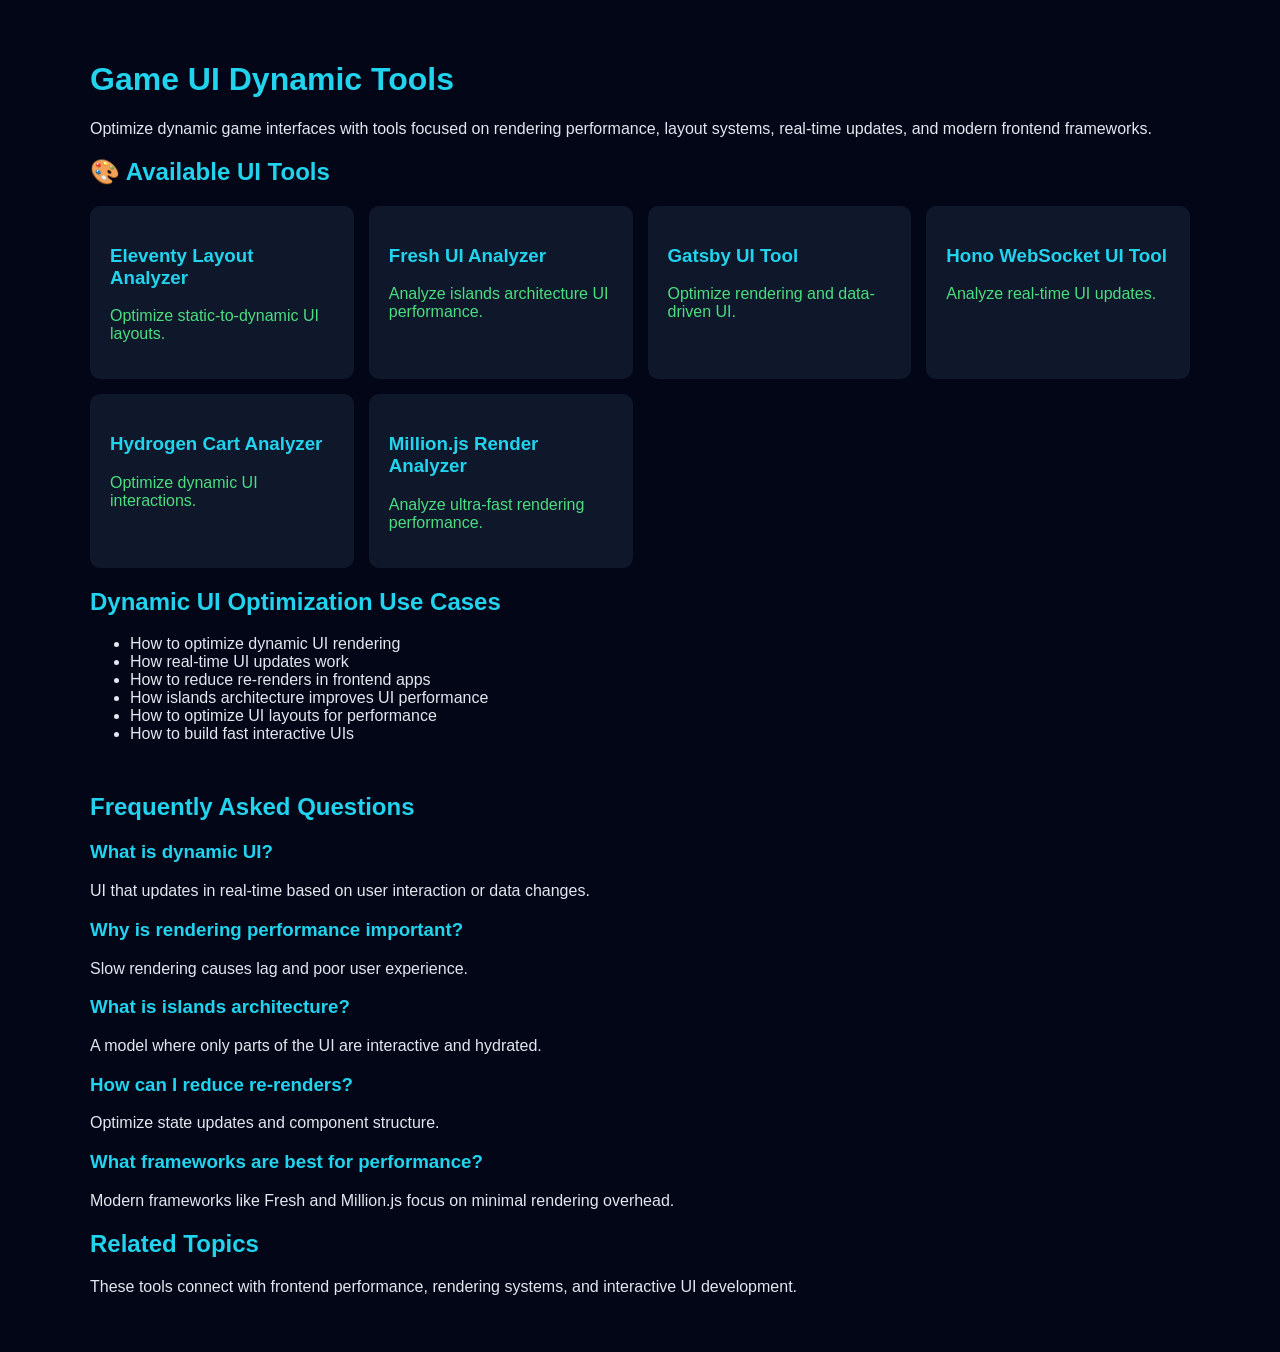
<file: index.html>
<!DOCTYPE html>
<html lang="en">
<head>
<meta charset="UTF-8">
<meta name="viewport" content="width=device-width, initial-scale=1.0">

<title>Game UI Dynamic Tools – Rendering, Layout & Real-Time UI Optimization</title>

<meta name="description" content="Free tools to analyze dynamic game UI systems including rendering performance, layouts, real-time updates, and modern frameworks like Fresh, Gatsby, Eleventy, and Million.js.">

<meta name="keywords" content="
game ui tools,
dynamic ui rendering tools,
millionjs performance tools,
gatsby ui performance,
fresh ui rendering,
eleventy layout tools,
real-time ui optimization,
frontend ui performance tools
">

<meta name="google-site-verification" content="PkLa_ViOo6FAHpvh8SacceMb95o9tePRdrqLNBz9X1M" />

<link rel="canonical" href="https://yourdomain.com/game-ui-dynamic-tools/">

<style>
body {
    font-family: Arial, sans-serif;
    background: #020617;
    color: #e2e8f0;
    margin: 0;
}

.container {
    max-width: 1100px;
    margin: auto;
    padding: 40px 20px;
}

h1, h2, h3 {
    color: #22d3ee;
}

a {
    color: #4ade80;
    text-decoration: none;
}

.tool-grid {
    display: grid;
    grid-template-columns: repeat(auto-fit, minmax(230px, 1fr));
    gap: 15px;
    margin-top: 20px;
}

.card {
    background: #0f172a;
    padding: 20px;
    border-radius: 10px;
    transition: 0.2s;
}

.card:hover {
    background: #1e293b;
}

.faq {
    margin-top: 50px;
}
</style>
</head>

<body>

<div class="container">

<h1>Game UI Dynamic Tools</h1>

<p>
Optimize dynamic game interfaces with tools focused on rendering performance,
layout systems, real-time updates, and modern frontend frameworks.
</p>

<h2>🎨 Available UI Tools</h2>

<div class="tool-grid">

<a href="./eleventy-layout/" class="card">
<h3>Eleventy Layout Analyzer</h3>
<p>Optimize static-to-dynamic UI layouts.</p>
</a>

<a href="./fresh-ui/" class="card">
<h3>Fresh UI Analyzer</h3>
<p>Analyze islands architecture UI performance.</p>
</a>

<a href="./gatsby-ui/" class="card">
<h3>Gatsby UI Tool</h3>
<p>Optimize rendering and data-driven UI.</p>
</a>

<a href="./hono-ws/" class="card">
<h3>Hono WebSocket UI Tool</h3>
<p>Analyze real-time UI updates.</p>
</a>

<a href="./hydrogen-cart/" class="card">
<h3>Hydrogen Cart Analyzer</h3>
<p>Optimize dynamic UI interactions.</p>
</a>

<a href="./millionjs-render/" class="card">
<h3>Million.js Render Analyzer</h3>
<p>Analyze ultra-fast rendering performance.</p>
</a>

</div>

<!-- LONG TAIL -->

<h2>Dynamic UI Optimization Use Cases</h2>

<ul>
<li>How to optimize dynamic UI rendering</li>
<li>How real-time UI updates work</li>
<li>How to reduce re-renders in frontend apps</li>
<li>How islands architecture improves UI performance</li>
<li>How to optimize UI layouts for performance</li>
<li>How to build fast interactive UIs</li>
</ul>

<!-- FAQ -->

<div class="faq">

<h2>Frequently Asked Questions</h2>

<h3>What is dynamic UI?</h3>
<p>
UI that updates in real-time based on user interaction or data changes.
</p>

<h3>Why is rendering performance important?</h3>
<p>
Slow rendering causes lag and poor user experience.
</p>

<h3>What is islands architecture?</h3>
<p>
A model where only parts of the UI are interactive and hydrated.
</p>

<h3>How can I reduce re-renders?</h3>
<p>
Optimize state updates and component structure.
</p>

<h3>What frameworks are best for performance?</h3>
<p>
Modern frameworks like Fresh and Million.js focus on minimal rendering overhead.
</p>

</div>

<!-- INTERNAL BOOST -->

<h2>Related Topics</h2>

<p>
These tools connect with frontend performance, rendering systems,
and interactive UI development.
</p>

</div>

</body>
</html>
</file>
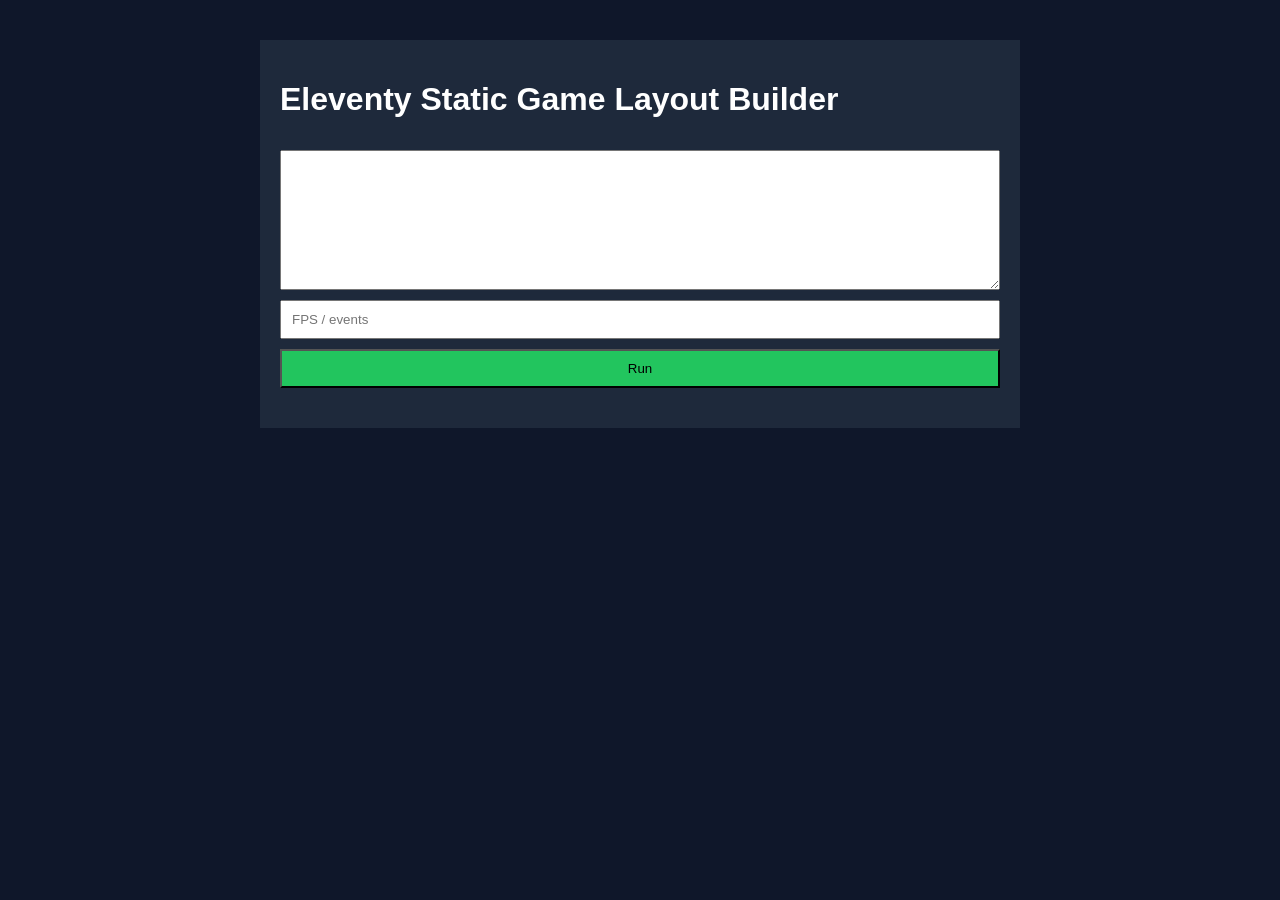
<file: eleventy-layout/index.html>
<html>
<head>
<meta charset='UTF-8'>
<title>Eleventy Static Game Layout Builder</title>
<meta name='viewport' content='width=device-width, initial-scale=1.0'>
<link rel='stylesheet' href='styles.css'>
</head>
<body>
<div class='container'>
<h1>Eleventy Static Game Layout Builder</h1>
<textarea id='input'></textarea>
<input id='fps' placeholder='FPS / events'>
<button onclick='run()'>Run</button>
<div id='res' class='result'></div>
</div>
<script src='script.js'></script>
</body>
</html>
</file>
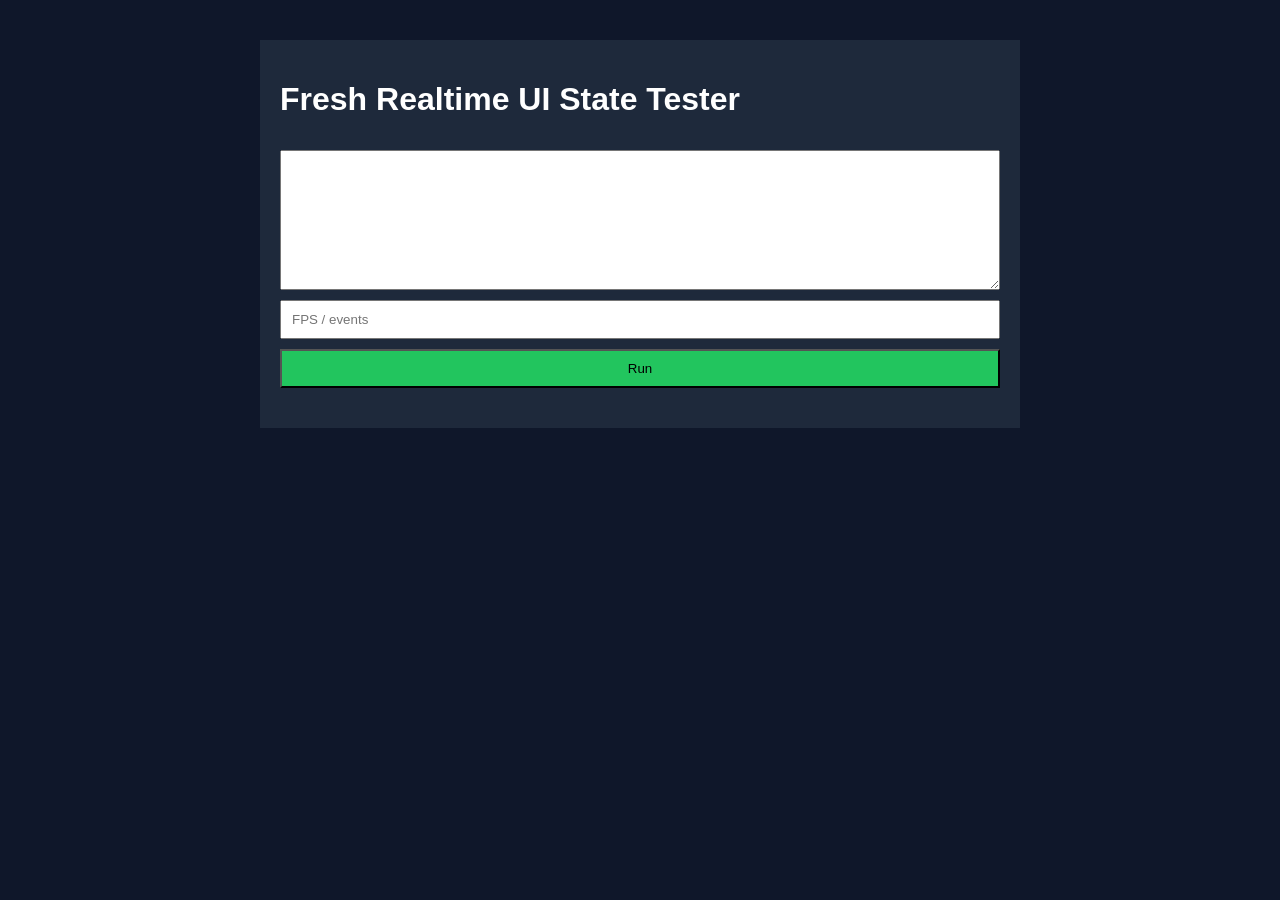
<file: fresh-ui/index.html>
<html>
<head>
<meta charset='UTF-8'>
<title>Fresh Realtime UI State Tester</title>
<meta name='viewport' content='width=device-width, initial-scale=1.0'>
<link rel='stylesheet' href='styles.css'>
</head>
<body>
<div class='container'>
<h1>Fresh Realtime UI State Tester</h1>
<textarea id='input'></textarea>
<input id='fps' placeholder='FPS / events'>
<button onclick='run()'>Run</button>
<div id='res' class='result'></div>
</div>
<script src='script.js'></script>
</body>
</html>
</file>
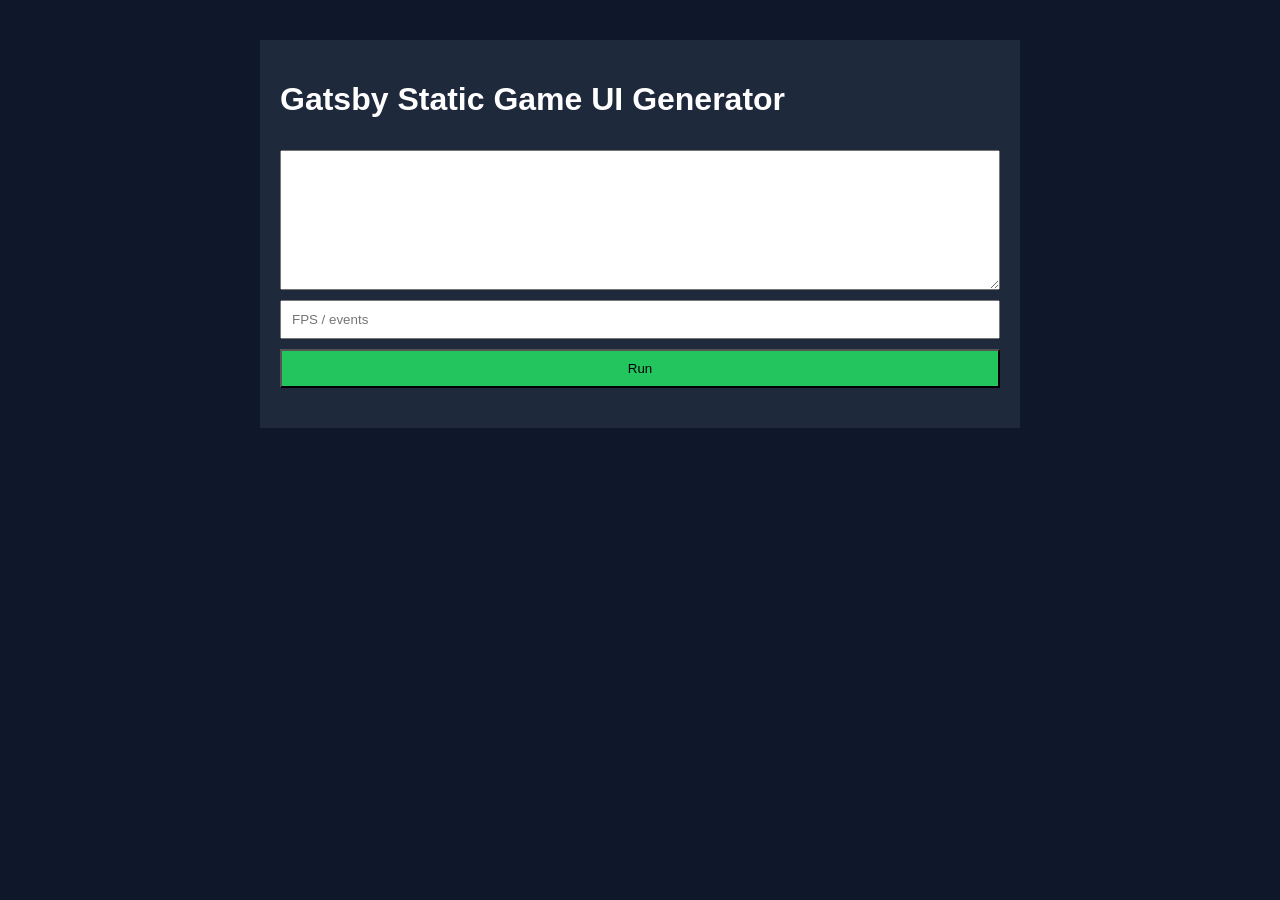
<file: gatsby-ui/index.html>
<html>
<head>
<meta charset='UTF-8'>
<title>Gatsby Static Game UI Generator</title>
<meta name='viewport' content='width=device-width, initial-scale=1.0'>
<link rel='stylesheet' href='styles.css'>
</head>
<body>
<div class='container'>
<h1>Gatsby Static Game UI Generator</h1>
<textarea id='input'></textarea>
<input id='fps' placeholder='FPS / events'>
<button onclick='run()'>Run</button>
<div id='res' class='result'></div>
</div>
<script src='script.js'></script>
</body>
</html>
</file>
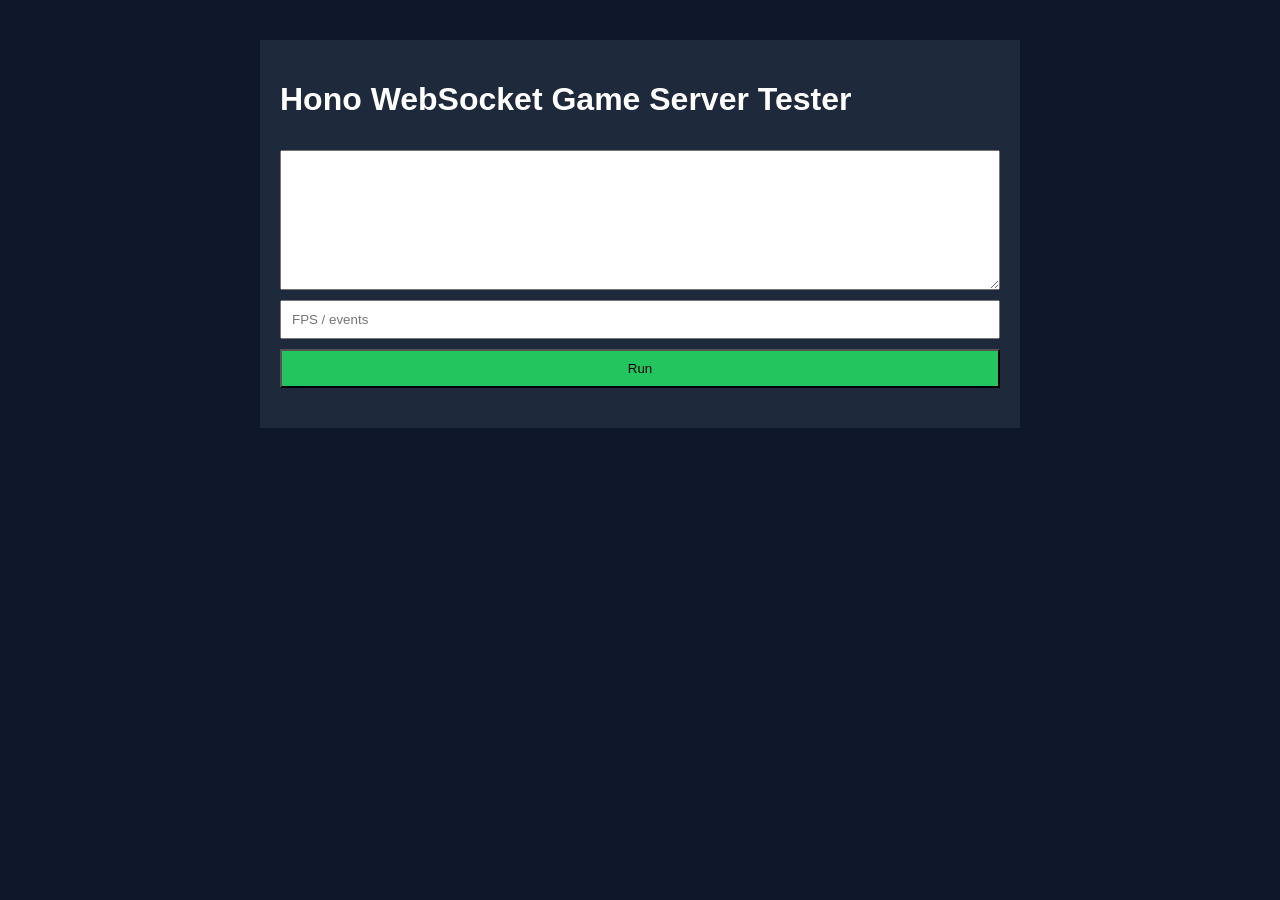
<file: hono-ws/index.html>
<html>
<head>
<meta charset='UTF-8'>
<title>Hono WebSocket Game Server Tester</title>
<meta name='viewport' content='width=device-width, initial-scale=1.0'>
<link rel='stylesheet' href='styles.css'>
</head>
<body>
<div class='container'>
<h1>Hono WebSocket Game Server Tester</h1>
<textarea id='input'></textarea>
<input id='fps' placeholder='FPS / events'>
<button onclick='run()'>Run</button>
<div id='res' class='result'></div>
</div>
<script src='script.js'></script>
</body>
</html>
</file>
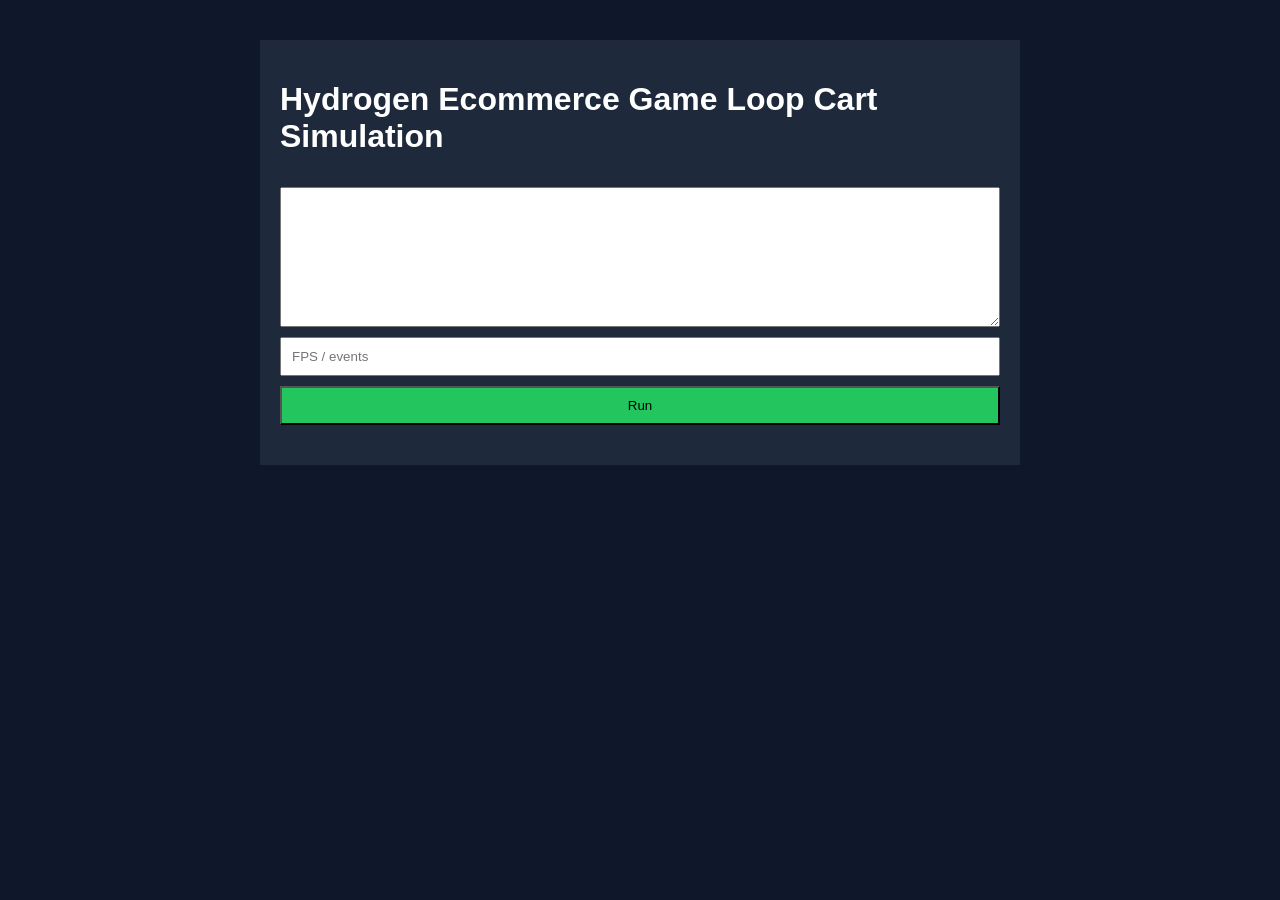
<file: hydrogen-cart/index.html>
<html>
<head>
<meta charset='UTF-8'>
<title>Hydrogen Ecommerce Game Loop Cart Simulation</title>
<meta name='viewport' content='width=device-width, initial-scale=1.0'>
<link rel='stylesheet' href='styles.css'>
</head>
<body>
<div class='container'>
<h1>Hydrogen Ecommerce Game Loop Cart Simulation</h1>
<textarea id='input'></textarea>
<input id='fps' placeholder='FPS / events'>
<button onclick='run()'>Run</button>
<div id='res' class='result'></div>
</div>
<script src='script.js'></script>
</body>
</html>
</file>
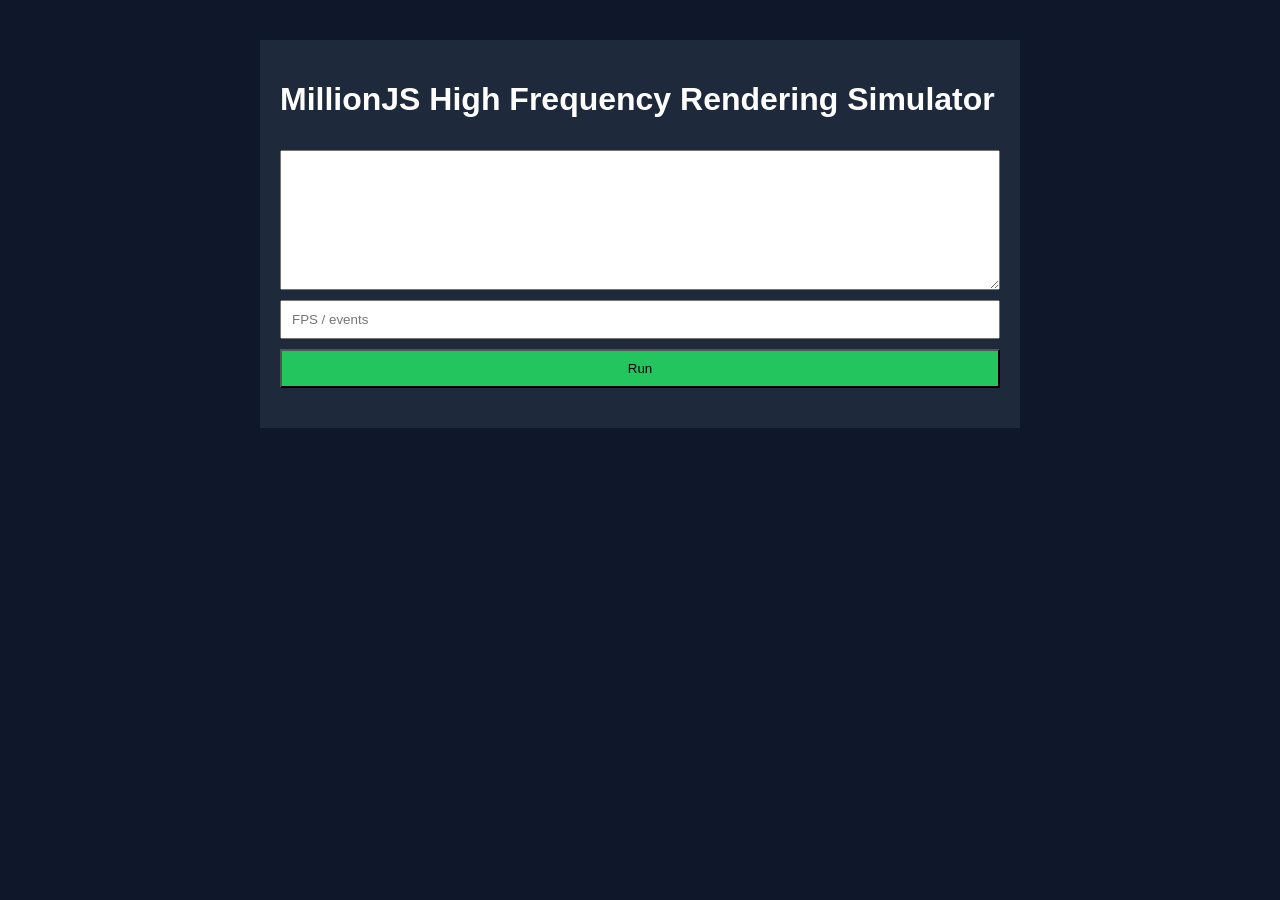
<file: millionjs-render/index.html>
<html>
<head>
<meta charset='UTF-8'>
<title>MillionJS High Frequency Rendering Simulator</title>
<meta name='viewport' content='width=device-width, initial-scale=1.0'>
<link rel='stylesheet' href='styles.css'>
</head>
<body>
<div class='container'>
<h1>MillionJS High Frequency Rendering Simulator</h1>
<textarea id='input'></textarea>
<input id='fps' placeholder='FPS / events'>
<button onclick='run()'>Run</button>
<div id='res' class='result'></div>
</div>
<script src='script.js'></script>
</body>
</html>
</file>
<file: eleventy-layout/styles.css>
body{font-family:Arial;background:#0f172a;color:#fff}.container{max-width:720px;margin:40px auto;padding:20px;background:#1e293b}textarea,input{width:100%;margin-top:10px;padding:10px}textarea{height:140px}button{margin-top:10px;width:100%;padding:10px;background:#22c55e}.result{margin-top:20px;white-space:pre-wrap}
</file>
<file: fresh-ui/styles.css>
body{font-family:Arial;background:#0f172a;color:#fff}.container{max-width:720px;margin:40px auto;padding:20px;background:#1e293b}textarea,input{width:100%;margin-top:10px;padding:10px}textarea{height:140px}button{margin-top:10px;width:100%;padding:10px;background:#22c55e}.result{margin-top:20px;white-space:pre-wrap}
</file>
<file: gatsby-ui/styles.css>
body{font-family:Arial;background:#0f172a;color:#fff}.container{max-width:720px;margin:40px auto;padding:20px;background:#1e293b}textarea,input{width:100%;margin-top:10px;padding:10px}textarea{height:140px}button{margin-top:10px;width:100%;padding:10px;background:#22c55e}.result{margin-top:20px;white-space:pre-wrap}
</file>
<file: hono-ws/styles.css>
body{font-family:Arial;background:#0f172a;color:#fff}.container{max-width:720px;margin:40px auto;padding:20px;background:#1e293b}textarea,input{width:100%;margin-top:10px;padding:10px}textarea{height:140px}button{margin-top:10px;width:100%;padding:10px;background:#22c55e}.result{margin-top:20px;white-space:pre-wrap}
</file>
<file: hydrogen-cart/styles.css>
body{font-family:Arial;background:#0f172a;color:#fff}.container{max-width:720px;margin:40px auto;padding:20px;background:#1e293b}textarea,input{width:100%;margin-top:10px;padding:10px}textarea{height:140px}button{margin-top:10px;width:100%;padding:10px;background:#22c55e}.result{margin-top:20px;white-space:pre-wrap}
</file>
<file: millionjs-render/styles.css>
body{font-family:Arial;background:#0f172a;color:#fff}.container{max-width:720px;margin:40px auto;padding:20px;background:#1e293b}textarea,input{width:100%;margin-top:10px;padding:10px}textarea{height:140px}button{margin-top:10px;width:100%;padding:10px;background:#22c55e}.result{margin-top:20px;white-space:pre-wrap}
</file>
